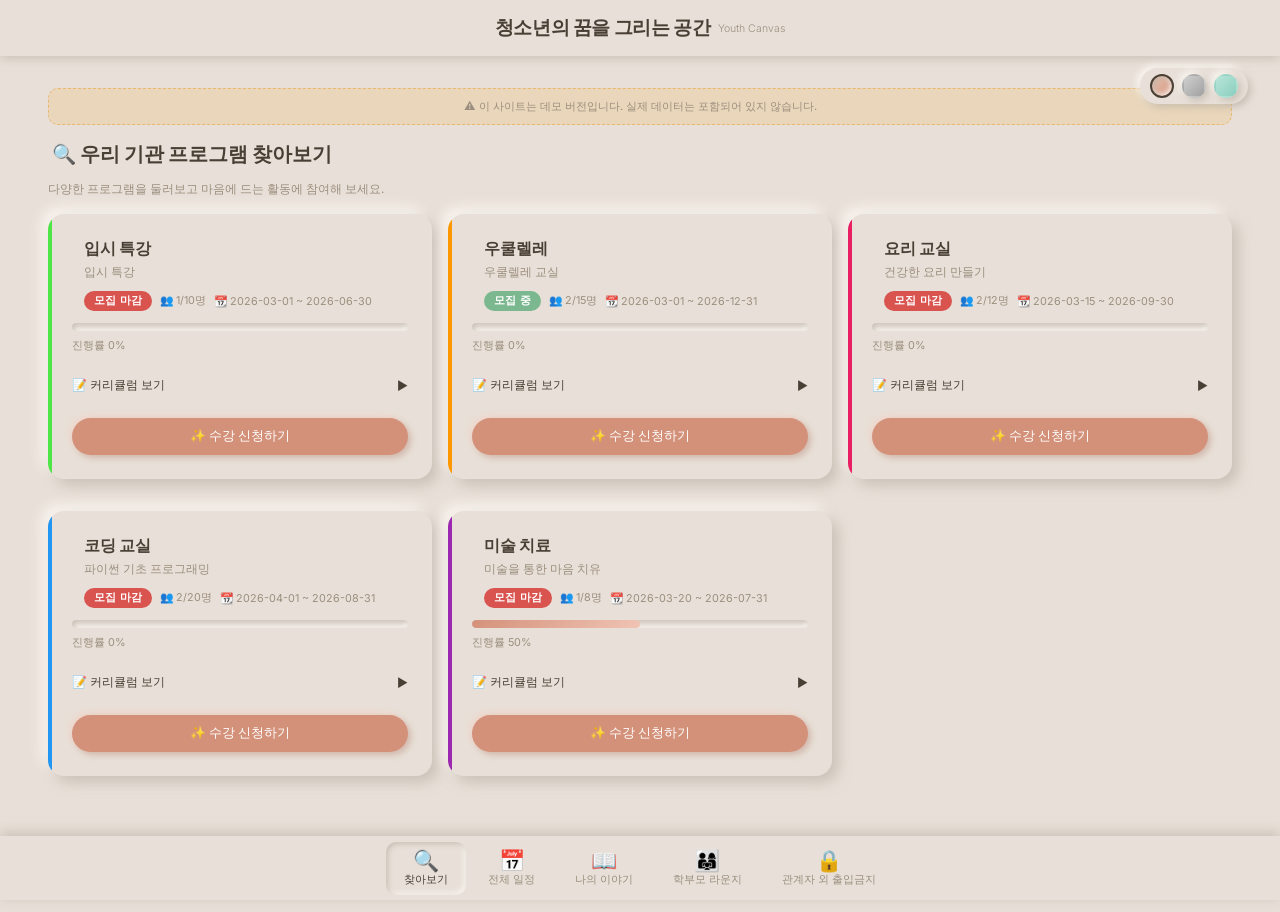
<file: sale/index.html>
<!DOCTYPE html>
<html lang="ko">
<head>
  <meta charset="UTF-8">
  <meta name="viewport" content="width=device-width, initial-scale=1.0, maximum-scale=1.0, user-scalable=no">
  <meta name="description" content="청소년의 꿈을 그리는 공간 - Youth Canvas. 청소년 활동 프로그램 관리 시스템">
  <title>청소년의 꿈을 그리는 공간 | Youth Canvas</title>
  <link rel="stylesheet" href="style.css">
</head>
<body class="theme-warm">

<div class="app-shell">
  <!-- ─── 테마 스위처 ─── -->
  <div class="theme-switcher" id="theme-switcher">
    <div class="theme-dot active" data-theme="warm"><span class="theme-tooltip">🍑 Warm Peach</span></div>
    <div class="theme-dot" data-theme="mono"><span class="theme-tooltip">⚪ Classic Mono</span></div>
    <div class="theme-dot" data-theme="mint"><span class="theme-tooltip">🌿 Cool Mint</span></div>
  </div>

  <!-- ─── 헤더 ─── -->
  <header class="header">
    <span class="header-title" id="header-title">청소년의 꿈을 그리는 공간</span>
    <span class="header-subtitle">Youth Canvas</span>
  </header>

  <!-- ─── 메인 컨텐츠 ─── -->
  <main class="content">

    <!-- 페이지 1: 찾아보기 -->
    <section class="page active" id="page-browse">
      <div class="demo-banner" id="demo-banner"></div>
      <h2 class="section-title">🔍 우리 기관 프로그램 찾아보기</h2>
      <p class="section-subtitle">다양한 프로그램을 둘러보고 마음에 드는 활동에 참여해 보세요.</p>
      <div id="program-list" class="program-grid"></div>
    </section>

    <!-- 페이지 2: 전체 일정 -->
    <section class="page" id="page-calendar">
      <h2 class="section-title">📅 전체 일정 캘린더</h2>
      <p class="section-subtitle">모든 프로그램의 일정을 한눈에 확인하세요.</p>
      <div class="neu-card">
        <div class="calendar-nav">
          <button class="neu-btn neu-btn-sm" id="cal-prev">◀</button>
          <span class="calendar-nav-title" id="cal-title"></span>
          <button class="neu-btn neu-btn-sm" id="cal-next">▶</button>
        </div>
        <div class="calendar-grid" id="calendar-grid"></div>
      </div>
      <div id="calendar-events"></div>
    </section>

    <!-- 페이지 3: 나의 이야기 (학생) -->
    <section class="page" id="page-student">
      <div id="student-login">
        <div class="login-container">
          <div class="login-icon">📖</div>
          <h2 class="login-title">나의 이야기</h2>
          <div class="alert alert-info">💡 데모 모드: 이름을 선택하면 바로 입장됩니다.</div>
          <div class="form-group">
            <label class="form-label">이름 선택</label>
            <select class="neu-input" id="student-select"></select>
          </div>
          <button class="neu-btn neu-btn-primary neu-btn-block mt-12" id="student-login-btn">입장하기</button>
        </div>
      </div>
      <div id="student-dashboard" style="display:none;"></div>
    </section>

    <!-- 페이지 4: 학부모 라운지 -->
    <section class="page" id="page-parent">
      <div id="parent-login">
        <div class="login-container">
          <div class="login-icon">👨‍👩‍👧</div>
          <h2 class="login-title">학부모 라운지</h2>
          <div class="alert alert-info">💡 데모 모드: 이름을 선택하면 바로 입장됩니다.</div>
          <div class="form-group">
            <label class="form-label">보호자 이름 선택</label>
            <select class="neu-input" id="parent-select"></select>
          </div>
          <button class="neu-btn neu-btn-primary neu-btn-block mt-12" id="parent-login-btn">입장하기</button>
        </div>
      </div>
      <div id="parent-dashboard" style="display:none;"></div>
    </section>

    <!-- 페이지 5: 관리자 -->
    <section class="page" id="page-admin">
      <div id="admin-login">
        <div class="login-container">
          <div class="login-icon">🔒</div>
          <h2 class="login-title">관계자 외 출입금지</h2>
          <div class="alert alert-info">💡 데모 모드: 관리자를 선택하면 바로 입장됩니다.</div>
          <div class="form-group">
            <label class="form-label">관리자 선택</label>
            <select class="neu-input" id="admin-select"></select>
          </div>
          <button class="neu-btn neu-btn-primary neu-btn-block mt-12" id="admin-login-btn">로그인</button>
        </div>
      </div>
      <div id="admin-dashboard" style="display:none;"></div>
    </section>

  </main>

  <!-- ─── 하단 탭바 ─── -->
  <nav class="tabbar" id="tabbar"></nav>

  <!-- ─── 팝업 ─── -->
  <div class="popup-overlay" id="popup-overlay">
    <div class="popup-content" id="popup-content"></div>
  </div>
</div>

<script src="config.js"></script>
<script src="data.js"></script>
<script src="utils.js"></script>
<script src="app.js"></script>

</body>
</html>
</file>
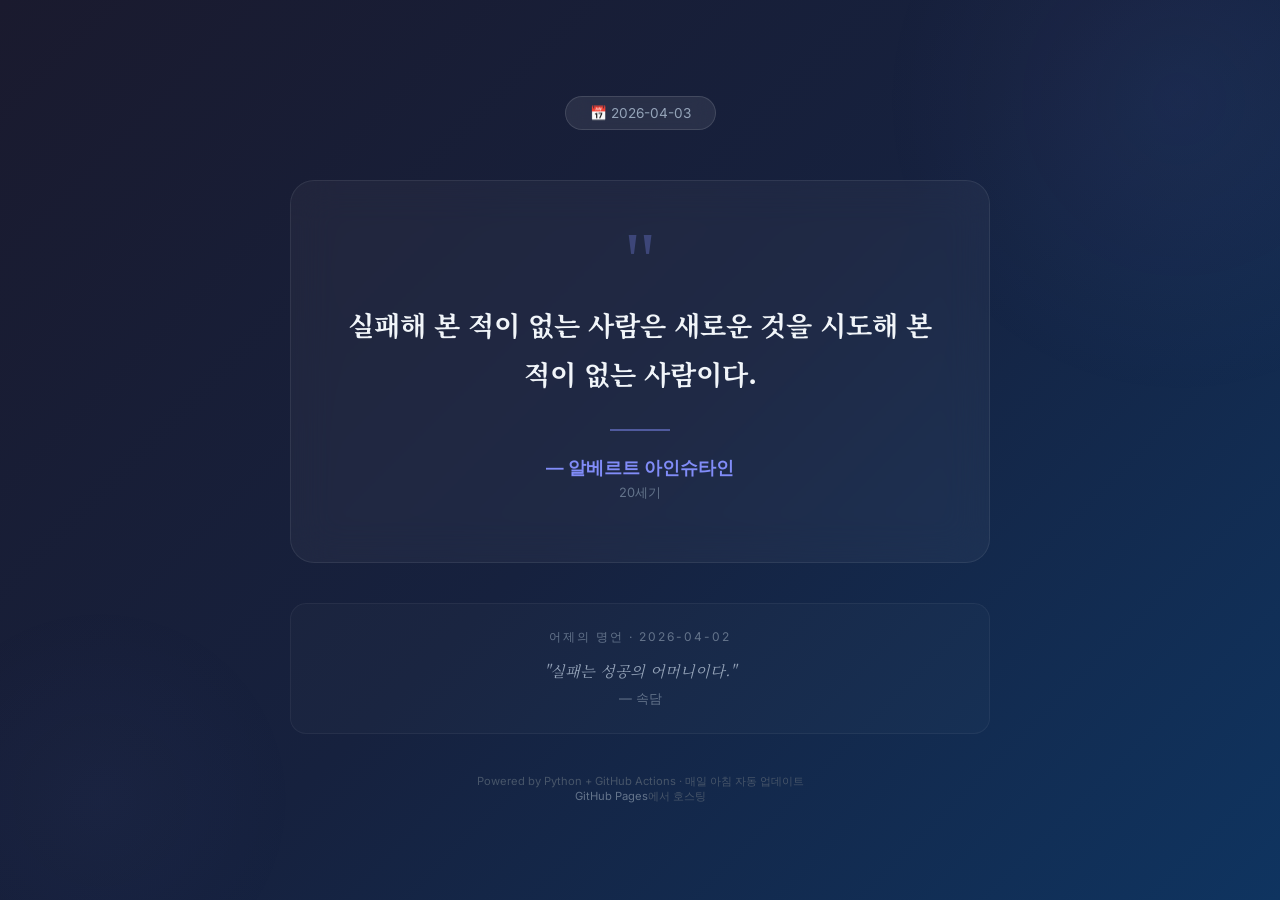
<file: bench/260403/daily-quote-project/daily-quote-project/index.html>
<!DOCTYPE html>
<html lang="ko">
<head>
    <meta charset="UTF-8">
    <meta name="viewport" content="width=device-width, initial-scale=1.0">
    <title>오늘의 명언</title>
    <link rel="preconnect" href="https://fonts.googleapis.com">
    <link href="https://fonts.googleapis.com/css2?family=Noto+Serif+KR:wght@400;700;900&family=Inter:wght@400;600&display=swap" rel="stylesheet">
    <style>
        * { margin: 0; padding: 0; box-sizing: border-box; }

        body {
            font-family: 'Inter', sans-serif;
            background: linear-gradient(135deg, #1a1a2e, #16213e, #0f3460);
            color: #e2e8f0;
            min-height: 100vh;
            display: flex;
            flex-direction: column;
            align-items: center;
            justify-content: center;
            padding: 40px 20px;
            overflow-x: hidden;
        }

        /* 배경 장식 원 */
        body::before {
            content: '';
            position: fixed;
            width: 600px;
            height: 600px;
            background: radial-gradient(circle, #818cf810, transparent 70%);
            top: -200px;
            right: -200px;
            border-radius: 50%;
            pointer-events: none;
        }
        body::after {
            content: '';
            position: fixed;
            width: 400px;
            height: 400px;
            background: radial-gradient(circle, #818cf808, transparent 70%);
            bottom: -100px;
            left: -100px;
            border-radius: 50%;
            pointer-events: none;
        }

        .container {
            max-width: 700px;
            width: 100%;
            text-align: center;
            position: relative;
            z-index: 1;
        }

        /* 날짜 뱃지 */
        .date-badge {
            display: inline-block;
            padding: 8px 24px;
            background: rgba(255,255,255,0.08);
            border: 1px solid rgba(255,255,255,0.12);
            border-radius: 30px;
            font-size: 0.85em;
            color: #94a3b8;
            margin-bottom: 50px;
            backdrop-filter: blur(10px);
        }

        /* 메인 명언 카드 */
        .quote-card {
            background: rgba(255,255,255,0.04);
            border: 1px solid rgba(255,255,255,0.08);
            border-radius: 24px;
            padding: 60px 50px;
            backdrop-filter: blur(20px);
            position: relative;
            margin-bottom: 40px;
            animation: fadeInUp 1s ease-out;
        }

        @keyframes fadeInUp {
            from {
                opacity: 0;
                transform: translateY(30px);
            }
            to {
                opacity: 1;
                transform: translateY(0);
            }
        }

        .quote-mark {
            font-size: 5em;
            color: #818cf8;
            opacity: 0.3;
            font-family: Georgia, serif;
            line-height: 0.5;
            margin-bottom: 20px;
            display: block;
        }

        .quote-text {
            font-family: 'Noto Serif KR', serif;
            font-size: 1.7em;
            font-weight: 700;
            line-height: 1.8;
            color: #f1f5f9;
            margin-bottom: 30px;
            word-break: keep-all;
        }

        .divider {
            width: 60px;
            height: 2px;
            background: #818cf8;
            margin: 0 auto 25px;
            opacity: 0.5;
        }

        .author {
            font-size: 1.1em;
            color: #818cf8;
            font-weight: 600;
            margin-bottom: 5px;
        }

        .era {
            font-size: 0.8em;
            color: #64748b;
        }

        /* 어제의 명언 */
        .yesterday {
            background: rgba(255,255,255,0.02);
            border: 1px solid rgba(255,255,255,0.05);
            border-radius: 16px;
            padding: 25px 30px;
            margin-bottom: 40px;
            animation: fadeInUp 1.3s ease-out;
        }

        .yesterday-label {
            font-size: 0.75em;
            color: #64748b;
            text-transform: uppercase;
            letter-spacing: 2px;
            margin-bottom: 12px;
        }

        .yesterday-quote {
            font-family: 'Noto Serif KR', serif;
            font-size: 0.95em;
            color: #94a3b8;
            line-height: 1.7;
            font-style: italic;
        }

        .yesterday-author {
            font-size: 0.8em;
            color: #64748b;
            margin-top: 8px;
        }

        /* 푸터 */
        footer {
            font-size: 0.7em;
            color: #475569;
            margin-top: 20px;
            animation: fadeInUp 1.6s ease-out;
        }
        footer a {
            color: #64748b;
            text-decoration: none;
        }

        /* 반응형 */
        @media (max-width: 600px) {
            .quote-card { padding: 40px 25px; }
            .quote-text { font-size: 1.3em; }
            .quote-mark { font-size: 3em; }
        }
    </style>
</head>
<body>
    <div class="container">
        <div class="date-badge">📅 2026-04-03</div>

        <div class="quote-card">
            <span class="quote-mark">"</span>
            <div class="quote-text">실패해 본 적이 없는 사람은 새로운 것을 시도해 본 적이 없는 사람이다.</div>
            <div class="divider"></div>
            <div class="author">— 알베르트 아인슈타인</div>
            <div class="era">20세기</div>
        </div>

        <div class="yesterday">
            <div class="yesterday-label">어제의 명언 · 2026-04-02</div>
            <div class="yesterday-quote">"실패는 성공의 어머니이다."</div>
            <div class="yesterday-author">— 속담</div>
        </div>

        <footer>
            Powered by Python + GitHub Actions · 매일 아침 자동 업데이트<br>
            <a href="https://github.com">GitHub Pages</a>에서 호스팅
        </footer>
    </div>
</body>
</html>
</file>
<file: sale/style.css>
/* ─────────────────────────────────────────────
   style.css — 뉴모피즘 반응형 디자인 시스템
   3가지 테마: Warm Peach / Classic Mono / Cool Mint
   ───────────────────────────────────────────── */

@import url('https://fonts.googleapis.com/css2?family=Inter:wght@300;400;500;600;700&family=Outfit:wght@300;400;500;600;700&display=swap');

/* ─── 테마 1: 따뜻한 피치 (기본) ─── */
:root,
body.theme-warm {
  --bg: #e8e0d8;
  --surface: #e8e0d8;
  --body-bg: #ddd5cc;
  --text: #4a3f35;
  --text-secondary: #9c8e7e;
  --accent: #d4917a;
  --accent-light: #f0c4b4;
  --accent-mint: #d4917a;
  --danger: #d9534f;
  --success: #7cb88f;
  --warning: #e8b86d;
  --info: #7eb5c4;
  --shadow-dark: rgba(180, 170, 158, 0.60);
  --shadow-light: rgba(255, 252, 248, 0.80);
  --shadow-raised: 6px 6px 14px var(--shadow-dark), -6px -6px 14px var(--shadow-light);
  --shadow-raised-sm: 3px 3px 7px var(--shadow-dark), -3px -3px 7px var(--shadow-light);
  --shadow-inset: inset 4px 4px 8px var(--shadow-dark), inset -4px -4px 8px var(--shadow-light);
  --shadow-inset-sm: inset 2px 2px 5px var(--shadow-dark), inset -2px -2px 5px var(--shadow-light);
  --btn-primary-shadow: 3px 3px 6px rgba(170, 110, 90, 0.35), -3px -3px 6px rgba(255, 200, 185, 0.35);
  --progress-gradient: linear-gradient(135deg, #d4917a, #f0c4b4);
  --theme-label: '🍑 Warm Peach';
}

/* ─── 테마 2: 클래식 모노 ─── */
body.theme-mono {
  --bg: #e0e0e0;
  --surface: #e0e0e0;
  --body-bg: #d1d1d1;
  --text: #2c2c2c;
  --text-secondary: #808080;
  --accent: #a0a0a0;
  --accent-light: #c8c8c8;
  --accent-mint: #888888;
  --danger: #c94040;
  --success: #6aab6a;
  --warning: #c9a84e;
  --info: #6a9fb5;
  --shadow-dark: rgba(163, 163, 163, 0.65);
  --shadow-light: rgba(255, 255, 255, 0.85);
  --shadow-raised: 7px 7px 15px var(--shadow-dark), -7px -7px 15px var(--shadow-light);
  --shadow-raised-sm: 4px 4px 8px var(--shadow-dark), -4px -4px 8px var(--shadow-light);
  --shadow-inset: inset 5px 5px 10px var(--shadow-dark), inset -5px -5px 10px var(--shadow-light);
  --shadow-inset-sm: inset 3px 3px 6px var(--shadow-dark), inset -3px -3px 6px var(--shadow-light);
  --btn-primary-shadow: 3px 3px 6px rgba(100, 100, 100, 0.4), -3px -3px 6px rgba(220, 220, 220, 0.5);
  --progress-gradient: linear-gradient(135deg, #888, #aaa);
  --theme-label: '⚪ Classic Mono';
}

/* ─── 테마 3: 쿨 민트 ─── */
body.theme-mint {
  --bg: #e6ede8;
  --surface: #e6ede8;
  --body-bg: #dae3dc;
  --text: #2a3d30;
  --text-secondary: #7a9a84;
  --accent: #8bcec0;
  --accent-light: #b8e6d8;
  --accent-mint: #00cfcc;
  --danger: #d9534f;
  --success: #5cb85c;
  --warning: #e8b86d;
  --info: #5bc0de;
  --shadow-dark: rgba(160, 180, 168, 0.55);
  --shadow-light: rgba(245, 255, 248, 0.85);
  --shadow-raised: 6px 6px 14px var(--shadow-dark), -6px -6px 14px var(--shadow-light);
  --shadow-raised-sm: 3px 3px 7px var(--shadow-dark), -3px -3px 7px var(--shadow-light);
  --shadow-inset: inset 4px 4px 8px var(--shadow-dark), inset -4px -4px 8px var(--shadow-light);
  --shadow-inset-sm: inset 2px 2px 5px var(--shadow-dark), inset -2px -2px 5px var(--shadow-light);
  --btn-primary-shadow: 3px 3px 6px rgba(90, 160, 140, 0.35), -3px -3px 6px rgba(180, 240, 220, 0.35);
  --progress-gradient: linear-gradient(135deg, #8bcec0, #00cfcc);
  --theme-label: '🌿 Cool Mint';
}

/* ─── 레이아웃 변수 ─── */
:root {
  --max-width: 100%;
  --header-height: 56px;
  --tabbar-height: 64px;
  --radius: 16px;
  --radius-sm: 10px;
  --radius-pill: 50px;
  --sidebar-width: 240px;
}

* { margin: 0; padding: 0; box-sizing: border-box; }

html {
  font-size: 15px;
  -webkit-text-size-adjust: 100%;
}

body {
  font-family: 'Inter', 'Outfit', -apple-system, sans-serif;
  background: var(--body-bg);
  color: var(--text);
  min-height: 100vh;
  -webkit-font-smoothing: antialiased;
  transition: background 0.4s ease, color 0.3s ease;
}

/* ─── 앱 컨테이너 ─── */
.app-shell {
  width: 100%;
  min-height: 100vh;
  background: var(--bg);
  position: relative;
  transition: background 0.4s ease;
}

/* ─── 헤더 ─── */
.header {
  position: fixed;
  top: 0;
  left: 0;
  width: 100%;
  height: var(--header-height);
  background: var(--bg);
  box-shadow: 0 2px 10px var(--shadow-dark);
  display: flex;
  align-items: center;
  justify-content: center;
  z-index: 100;
  padding: 0 16px;
  transition: background 0.4s ease;
}
.header-title {
  font-family: 'Outfit', sans-serif;
  font-weight: 600;
  font-size: 1.1rem;
  color: var(--text);
  letter-spacing: -0.02em;
}
.header-subtitle {
  font-size: 0.7rem;
  color: var(--text-secondary);
  margin-left: 8px;
  font-weight: 300;
}

/* ─── 컨텐츠 영역 ─── */
.content {
  padding-top: var(--header-height);
  padding-bottom: calc(var(--tabbar-height) + 16px);
  min-height: 100vh;
}

.page {
  display: none;
  padding: 16px;
  animation: fadeIn 0.3s ease;
  max-width: 900px;
  margin: 0 auto;
}
.page.active { display: block; }

@keyframes fadeIn {
  from { opacity: 0; transform: translateY(8px); }
  to { opacity: 1; transform: translateY(0); }
}

/* ─── 하단 탭바 ─── */
.tabbar {
  position: fixed;
  bottom: 0;
  left: 0;
  width: 100%;
  height: var(--tabbar-height);
  background: var(--bg);
  box-shadow: 0 -3px 12px var(--shadow-dark);
  display: flex;
  align-items: center;
  justify-content: center;
  z-index: 100;
  padding: 0 4px;
  transition: background 0.4s ease;
}
.tab-item {
  display: flex;
  flex-direction: column;
  align-items: center;
  gap: 2px;
  padding: 6px 12px;
  border-radius: var(--radius-sm);
  cursor: pointer;
  transition: all 0.25s ease;
  border: none;
  background: transparent;
  color: var(--text-secondary);
  -webkit-tap-highlight-color: transparent;
}
.tab-item .tab-icon {
  font-size: 1.35rem;
  line-height: 1;
}
.tab-item .tab-label {
  font-size: 0.6rem;
  font-weight: 500;
  white-space: nowrap;
}
.tab-item.active {
  color: var(--text);
  background: var(--bg);
  box-shadow: var(--shadow-inset-sm);
}
.tab-item:not(.active):hover {
  color: var(--text);
}

/* ─── 뉴모피즘 카드 ─── */
.neu-card {
  background: var(--surface);
  border-radius: var(--radius);
  box-shadow: var(--shadow-raised);
  padding: 20px;
  margin-bottom: 16px;
  transition: box-shadow 0.25s ease, transform 0.15s ease, background 0.4s ease;
}
.neu-card:active {
  box-shadow: var(--shadow-inset);
  transform: scale(0.99);
}

.neu-card-flat {
  background: var(--surface);
  border-radius: var(--radius);
  padding: 16px;
  margin-bottom: 12px;
  box-shadow: var(--shadow-raised-sm);
  transition: background 0.4s ease;
}

/* ─── 뉴모피즘 버튼 ─── */
.neu-btn {
  display: inline-flex;
  align-items: center;
  justify-content: center;
  gap: 6px;
  padding: 10px 20px;
  border: none;
  border-radius: var(--radius-pill);
  background: var(--surface);
  box-shadow: var(--shadow-raised-sm);
  color: var(--text);
  font-family: inherit;
  font-size: 0.85rem;
  font-weight: 500;
  cursor: pointer;
  transition: all 0.2s ease;
  -webkit-tap-highlight-color: transparent;
}
.neu-btn:active {
  box-shadow: var(--shadow-inset-sm);
  transform: scale(0.97);
}
.neu-btn:hover {
  filter: brightness(1.02);
}
.neu-btn-primary {
  background: var(--accent);
  color: #fff;
  box-shadow: var(--btn-primary-shadow);
}
.neu-btn-danger {
  background: var(--danger);
  color: #fff;
}
.neu-btn-sm {
  padding: 6px 14px;
  font-size: 0.75rem;
}
.neu-btn-block {
  display: flex;
  width: 100%;
}

/* ─── 뉴모피즘 입력 ─── */
.neu-input {
  width: 100%;
  padding: 12px 16px;
  border: none;
  border-radius: var(--radius-pill);
  background: var(--surface);
  box-shadow: var(--shadow-inset-sm);
  color: var(--text);
  font-family: inherit;
  font-size: 0.9rem;
  outline: none;
  transition: box-shadow 0.2s ease, background 0.4s ease;
}
.neu-input:focus {
  box-shadow: var(--shadow-inset), 0 0 0 2px var(--accent);
}
.neu-input::placeholder {
  color: var(--text-secondary);
  opacity: 0.6;
}

/* ─── 뱃지 ─── */
.badge {
  display: inline-block;
  padding: 3px 10px;
  border-radius: var(--radius-pill);
  font-size: 0.7rem;
  font-weight: 600;
  letter-spacing: 0.02em;
}
.badge-success { background: var(--success); color: #fff; }
.badge-danger  { background: var(--danger); color: #fff; }
.badge-info    { background: var(--info); color: #fff; }
.badge-warning { background: var(--warning); color: #fff; }

/* ─── 프로그래스 바 ─── */
.progress-bar-container {
  width: 100%;
  height: 8px;
  background: var(--surface);
  border-radius: 4px;
  box-shadow: var(--shadow-inset-sm);
  overflow: hidden;
  margin: 8px 0;
}
.progress-bar-fill {
  height: 100%;
  border-radius: 4px;
  background: var(--progress-gradient);
  transition: width 0.5s ease;
}

/* ─── 섹션 타이틀 ─── */
.section-title {
  font-family: 'Outfit', sans-serif;
  font-size: 1.15rem;
  font-weight: 600;
  color: var(--text);
  margin-bottom: 12px;
  padding-left: 4px;
}
.section-subtitle {
  font-size: 0.8rem;
  color: var(--text-secondary);
  margin-bottom: 16px;
  line-height: 1.5;
}

/* ─── 프로그램 카드 ─── */
.program-card {
  position: relative;
  overflow: hidden;
}
.program-color-bar {
  position: absolute;
  top: 0;
  left: 0;
  width: 4px;
  height: 100%;
  border-radius: var(--radius) 0 0 var(--radius);
}
.program-title {
  font-family: 'Outfit', sans-serif;
  font-size: 1.05rem;
  font-weight: 600;
  margin-bottom: 4px;
  padding-left: 12px;
}
.program-desc {
  font-size: 0.8rem;
  color: var(--text-secondary);
  margin-bottom: 10px;
  padding-left: 12px;
}
.program-meta {
  display: flex;
  align-items: center;
  gap: 8px;
  padding-left: 12px;
  flex-wrap: wrap;
}
.meta-item {
  font-size: 0.72rem;
  color: var(--text-secondary);
  display: flex;
  align-items: center;
  gap: 3px;
}

/* ─── 캘린더 ─── */
.calendar-grid {
  display: grid;
  grid-template-columns: repeat(7, 1fr);
  gap: 4px;
}
.calendar-day-header {
  text-align: center;
  font-size: 0.7rem;
  font-weight: 600;
  color: var(--text-secondary);
  padding: 6px 0;
}
.calendar-day-header:first-child { color: var(--danger); }
.calendar-day-header:last-child { color: var(--info); }

.calendar-cell {
  aspect-ratio: 1;
  display: flex;
  flex-direction: column;
  align-items: center;
  justify-content: center;
  border-radius: var(--radius-sm);
  font-size: 0.8rem;
  cursor: pointer;
  transition: all 0.15s ease;
  background: var(--surface);
  position: relative;
}
.calendar-cell:hover {
  box-shadow: var(--shadow-raised-sm);
}
.calendar-cell.today {
  box-shadow: var(--shadow-inset-sm);
  font-weight: 700;
  color: var(--accent);
}
.calendar-cell.has-event::after {
  content: '';
  position: absolute;
  bottom: 4px;
  width: 5px;
  height: 5px;
  border-radius: 50%;
  background: var(--accent);
}
.calendar-cell.empty {
  cursor: default;
}
.calendar-nav {
  display: flex;
  align-items: center;
  justify-content: space-between;
  margin-bottom: 12px;
}
.calendar-nav-title {
  font-family: 'Outfit', sans-serif;
  font-size: 1.1rem;
  font-weight: 600;
}

/* ─── 로그인 폼 ─── */
.login-container {
  max-width: 320px;
  margin: 0 auto;
  padding-top: 40px;
}
.login-icon {
  text-align: center;
  font-size: 3rem;
  margin-bottom: 16px;
}
.login-title {
  text-align: center;
  font-family: 'Outfit', sans-serif;
  font-size: 1.2rem;
  font-weight: 600;
  margin-bottom: 24px;
}
.form-group {
  margin-bottom: 14px;
}
.form-label {
  display: block;
  font-size: 0.75rem;
  font-weight: 500;
  color: var(--text-secondary);
  margin-bottom: 6px;
  padding-left: 12px;
}

/* ─── 대시보드 구조 ─── */
.stat-grid {
  display: grid;
  grid-template-columns: 1fr 1fr;
  gap: 12px;
  margin-bottom: 16px;
}
.stat-card {
  text-align: center;
  padding: 16px 12px;
}
.stat-value {
  font-family: 'Outfit', sans-serif;
  font-size: 1.5rem;
  font-weight: 700;
  color: var(--text);
}
.stat-label {
  font-size: 0.7rem;
  color: var(--text-secondary);
  margin-top: 4px;
}

/* ─── 워크플로우 체크리스트 ─── */
.workflow-item {
  display: flex;
  align-items: flex-start;
  gap: 10px;
  padding: 10px 0;
  border-bottom: 1px solid rgba(0,0,0,0.05);
}
.workflow-item:last-child { border-bottom: none; }
.workflow-check {
  width: 22px;
  height: 22px;
  border-radius: 50%;
  background: var(--surface);
  box-shadow: var(--shadow-raised-sm);
  display: flex;
  align-items: center;
  justify-content: center;
  cursor: pointer;
  flex-shrink: 0;
  margin-top: 2px;
  transition: all 0.2s ease;
  font-size: 0.7rem;
}
.workflow-check.done {
  box-shadow: var(--shadow-inset-sm);
  background: var(--accent);
  color: #fff;
}
.workflow-info {
  flex: 1;
}
.workflow-task {
  font-size: 0.85rem;
  font-weight: 500;
}
.workflow-date {
  font-size: 0.7rem;
  color: var(--text-secondary);
  margin-top: 2px;
}
.workflow-score {
  font-size: 0.7rem;
  color: var(--accent);
  font-weight: 600;
  margin-top: 2px;
}

/* ─── 출결 뱃지 리스트 ─── */
.att-list {
  display: flex;
  flex-wrap: wrap;
  gap: 6px;
  margin: 8px 0;
}
.att-badge {
  padding: 4px 10px;
  border-radius: var(--radius-pill);
  font-size: 0.68rem;
  font-weight: 600;
  box-shadow: var(--shadow-raised-sm);
}

/* ─── 채팅 영역 (1:1 상담) ─── */
.chat-area {
  max-height: 200px;
  overflow-y: auto;
  padding: 10px;
  background: var(--surface);
  border-radius: var(--radius);
  box-shadow: var(--shadow-inset-sm);
  margin-bottom: 10px;
}
.chat-msg {
  padding: 6px 12px;
  border-radius: var(--radius-sm);
  margin-bottom: 6px;
  font-size: 0.8rem;
  max-width: 80%;
  box-shadow: var(--shadow-raised-sm);
}
.chat-msg.sent {
  margin-left: auto;
  background: var(--accent);
  color: #fff;
}
.chat-msg.received {
  background: var(--surface);
}

/* ─── 관리자 탭 ─── */
.admin-tabs {
  display: flex;
  gap: 4px;
  overflow-x: auto;
  padding-bottom: 12px;
  margin-bottom: 12px;
  -webkit-overflow-scrolling: touch;
}
.admin-tab {
  padding: 8px 14px;
  border: none;
  border-radius: var(--radius-pill);
  background: var(--surface);
  box-shadow: var(--shadow-raised-sm);
  color: var(--text-secondary);
  font-family: inherit;
  font-size: 0.72rem;
  font-weight: 500;
  cursor: pointer;
  white-space: nowrap;
  transition: all 0.2s ease;
  -webkit-tap-highlight-color: transparent;
}
.admin-tab.active {
  box-shadow: var(--shadow-inset-sm);
  color: var(--text);
  font-weight: 600;
}

.admin-panel {
  display: none;
  animation: fadeIn 0.3s ease;
}
.admin-panel.active { display: block; }

/* ─── 알림 박스 ─── */
.alert {
  padding: 12px 16px;
  border-radius: var(--radius-sm);
  margin-bottom: 12px;
  font-size: 0.8rem;
  box-shadow: var(--shadow-raised-sm);
}
.alert-info {
  background: rgba(91, 192, 222, 0.15);
  border-left: 3px solid var(--info);
}
.alert-success {
  background: rgba(92, 184, 92, 0.15);
  border-left: 3px solid var(--success);
}
.alert-danger {
  background: rgba(217, 83, 79, 0.15);
  border-left: 3px solid var(--danger);
}
.alert-warning {
  background: rgba(240, 173, 78, 0.15);
  border-left: 3px solid var(--warning);
}

/* ─── 토스트 ─── */
.toast {
  position: fixed;
  bottom: calc(var(--tabbar-height) + 20px);
  left: 50%;
  transform: translateX(-50%) translateY(20px);
  padding: 10px 20px;
  border-radius: var(--radius-pill);
  background: var(--text);
  color: var(--bg);
  font-size: 0.8rem;
  box-shadow: 0 4px 20px rgba(0,0,0,0.25);
  opacity: 0;
  transition: all 0.3s ease;
  z-index: 200;
  pointer-events: none;
}
.toast.show {
  opacity: 1;
  transform: translateX(-50%) translateY(0);
}

/* ─── 테이블 (재무 등) ─── */
.data-table {
  width: 100%;
  font-size: 0.75rem;
  border-collapse: collapse;
}
.data-table th {
  text-align: left;
  padding: 8px 6px;
  font-weight: 600;
  color: var(--text-secondary);
  border-bottom: 1px solid rgba(0,0,0,0.1);
}
.data-table td {
  padding: 8px 6px;
  border-bottom: 1px solid rgba(0,0,0,0.05);
}
.data-table tr:last-child td { border-bottom: none; }

/* ─── 아코디언 ─── */
.accordion-header {
  display: flex;
  align-items: center;
  justify-content: space-between;
  cursor: pointer;
  padding: 12px 0;
}
.accordion-header .chevron {
  transition: transform 0.25s ease;
  font-size: 0.8rem;
}
.accordion-header.open .chevron {
  transform: rotate(90deg);
}
.accordion-body {
  max-height: 0;
  overflow: hidden;
  transition: max-height 0.3s ease;
}
.accordion-body.open {
  max-height: 1000px;
}

/* ─── 이벤트 팝업 ─── */
.popup-overlay {
  display: none;
  position: fixed;
  top: 0; left: 0; right: 0; bottom: 0;
  background: rgba(0,0,0,0.3);
  z-index: 150;
  align-items: center;
  justify-content: center;
}
.popup-overlay.show { display: flex; }
.popup-content {
  width: 90%;
  max-width: 400px;
  background: var(--bg);
  border-radius: var(--radius);
  box-shadow: var(--shadow-raised), 0 20px 60px rgba(0,0,0,0.2);
  padding: 24px;
  transition: background 0.4s ease;
}
.popup-title {
  font-family: 'Outfit', sans-serif;
  font-size: 1.1rem;
  font-weight: 600;
  margin-bottom: 16px;
}

/* ─── 테마 스위처 ─── */
.theme-switcher {
  position: fixed;
  top: calc(var(--header-height) + 12px);
  right: 16px;
  display: flex;
  gap: 8px;
  z-index: 110;
  background: var(--bg);
  padding: 6px 10px;
  border-radius: var(--radius-pill);
  box-shadow: var(--shadow-raised-sm);
  transition: background 0.4s ease;
}
.theme-dot {
  width: 24px;
  height: 24px;
  border-radius: 50%;
  cursor: pointer;
  box-shadow: var(--shadow-raised-sm);
  transition: all 0.2s ease;
  border: 2px solid transparent;
  position: relative;
}
.theme-dot:active {
  box-shadow: var(--shadow-inset-sm);
  transform: scale(0.9);
}
.theme-dot.active {
  border-color: var(--text);
  box-shadow: var(--shadow-inset-sm);
}
.theme-dot[data-theme="warm"] {
  background: linear-gradient(135deg, #e8c8b8, #d4917a);
}
.theme-dot[data-theme="mono"] {
  background: linear-gradient(135deg, #d0d0d0, #a0a0a0);
}
.theme-dot[data-theme="mint"] {
  background: linear-gradient(135deg, #b8e6d8, #8bcec0);
}
.theme-dot .theme-tooltip {
  position: absolute;
  top: 32px;
  left: 50%;
  transform: translateX(-50%);
  background: var(--text);
  color: var(--bg);
  padding: 4px 8px;
  border-radius: 6px;
  font-size: 0.62rem;
  white-space: nowrap;
  opacity: 0;
  pointer-events: none;
  transition: opacity 0.2s ease;
}
.theme-dot:hover .theme-tooltip {
  opacity: 1;
}

/* ─── 유틸리티 ─── */
.text-center { text-align: center; }
.text-right { text-align: right; }
.mb-8 { margin-bottom: 8px; }
.mb-12 { margin-bottom: 12px; }
.mb-16 { margin-bottom: 16px; }
.mb-24 { margin-bottom: 24px; }
.mt-12 { margin-top: 12px; }
.mt-16 { margin-top: 16px; }
.flex { display: flex; }
.flex-between { display: flex; justify-content: space-between; align-items: center; }
.gap-8 { gap: 8px; }
.gap-12 { gap: 12px; }

/* ─── 데모 배너 ─── */
.demo-banner {
  background: rgba(240, 173, 78, 0.2);
  border: 1px dashed var(--warning);
  border-radius: var(--radius-sm);
  padding: 10px 14px;
  margin-bottom: 16px;
  font-size: 0.75rem;
  text-align: center;
  color: var(--text-secondary);
}

/* ─── 커스텀 스크롤바 ─── */
::-webkit-scrollbar { width: 4px; }
::-webkit-scrollbar-track { background: transparent; }
::-webkit-scrollbar-thumb {
  background: var(--shadow-dark);
  border-radius: 4px;
}

/* ─── 프로그램 그리드 (데스크톱 2열) ─── */
.program-grid {
  display: grid;
  grid-template-columns: 1fr;
  gap: 16px;
}

/* ═══════════════════════════════════════
   반응형: 데스크톱 (768px 이상)
   ═══════════════════════════════════════ */
@media (min-width: 768px) {
  .header {
    padding: 0 32px;
  }
  .header-title {
    font-size: 1.25rem;
  }

  .content {
    padding-bottom: calc(var(--tabbar-height) + 24px);
  }

  .page {
    padding: 24px 32px;
    max-width: 1100px;
  }

  /* 탭바 가운데 정렬, 고정 폭 */
  .tabbar {
    gap: 4px;
  }
  .tab-item {
    padding: 8px 18px;
  }
  .tab-item .tab-icon {
    font-size: 1.4rem;
  }
  .tab-item .tab-label {
    font-size: 0.7rem;
  }

  /* 프로그램 카드 2열 */
  .program-grid {
    grid-template-columns: 1fr 1fr;
  }

  /* 통계 카드 4열 */
  .stat-grid {
    grid-template-columns: repeat(4, 1fr);
  }

  /* 캘린더 날짜 크기업 */
  .calendar-cell {
    font-size: 0.9rem;
  }
  .calendar-grid {
    gap: 6px;
  }

  /* 로그인 중앙 */
  .login-container {
    max-width: 380px;
    padding-top: 60px;
  }
  .login-icon {
    font-size: 4rem;
  }

  /* 워크플로우 */
  .workflow-task {
    font-size: 0.9rem;
  }

  /* 테마 스위처 위치조정 */
  .theme-switcher {
    right: 32px;
  }
}

/* ═══════════════════════════════════════
   반응형: 와이드 데스크톱 (1200px 이상)
   ═══════════════════════════════════════ */
@media (min-width: 1200px) {
  .page {
    max-width: 1280px;
    padding: 32px 48px;
  }

  /* 프로그램 카드 3열 */
  .program-grid {
    grid-template-columns: 1fr 1fr 1fr;
  }

  .calendar-grid {
    gap: 8px;
    max-width: 600px;
  }

  .neu-card {
    padding: 24px;
  }

  .section-title {
    font-size: 1.3rem;
  }

  .stat-value {
    font-size: 1.8rem;
  }
}
</file>
